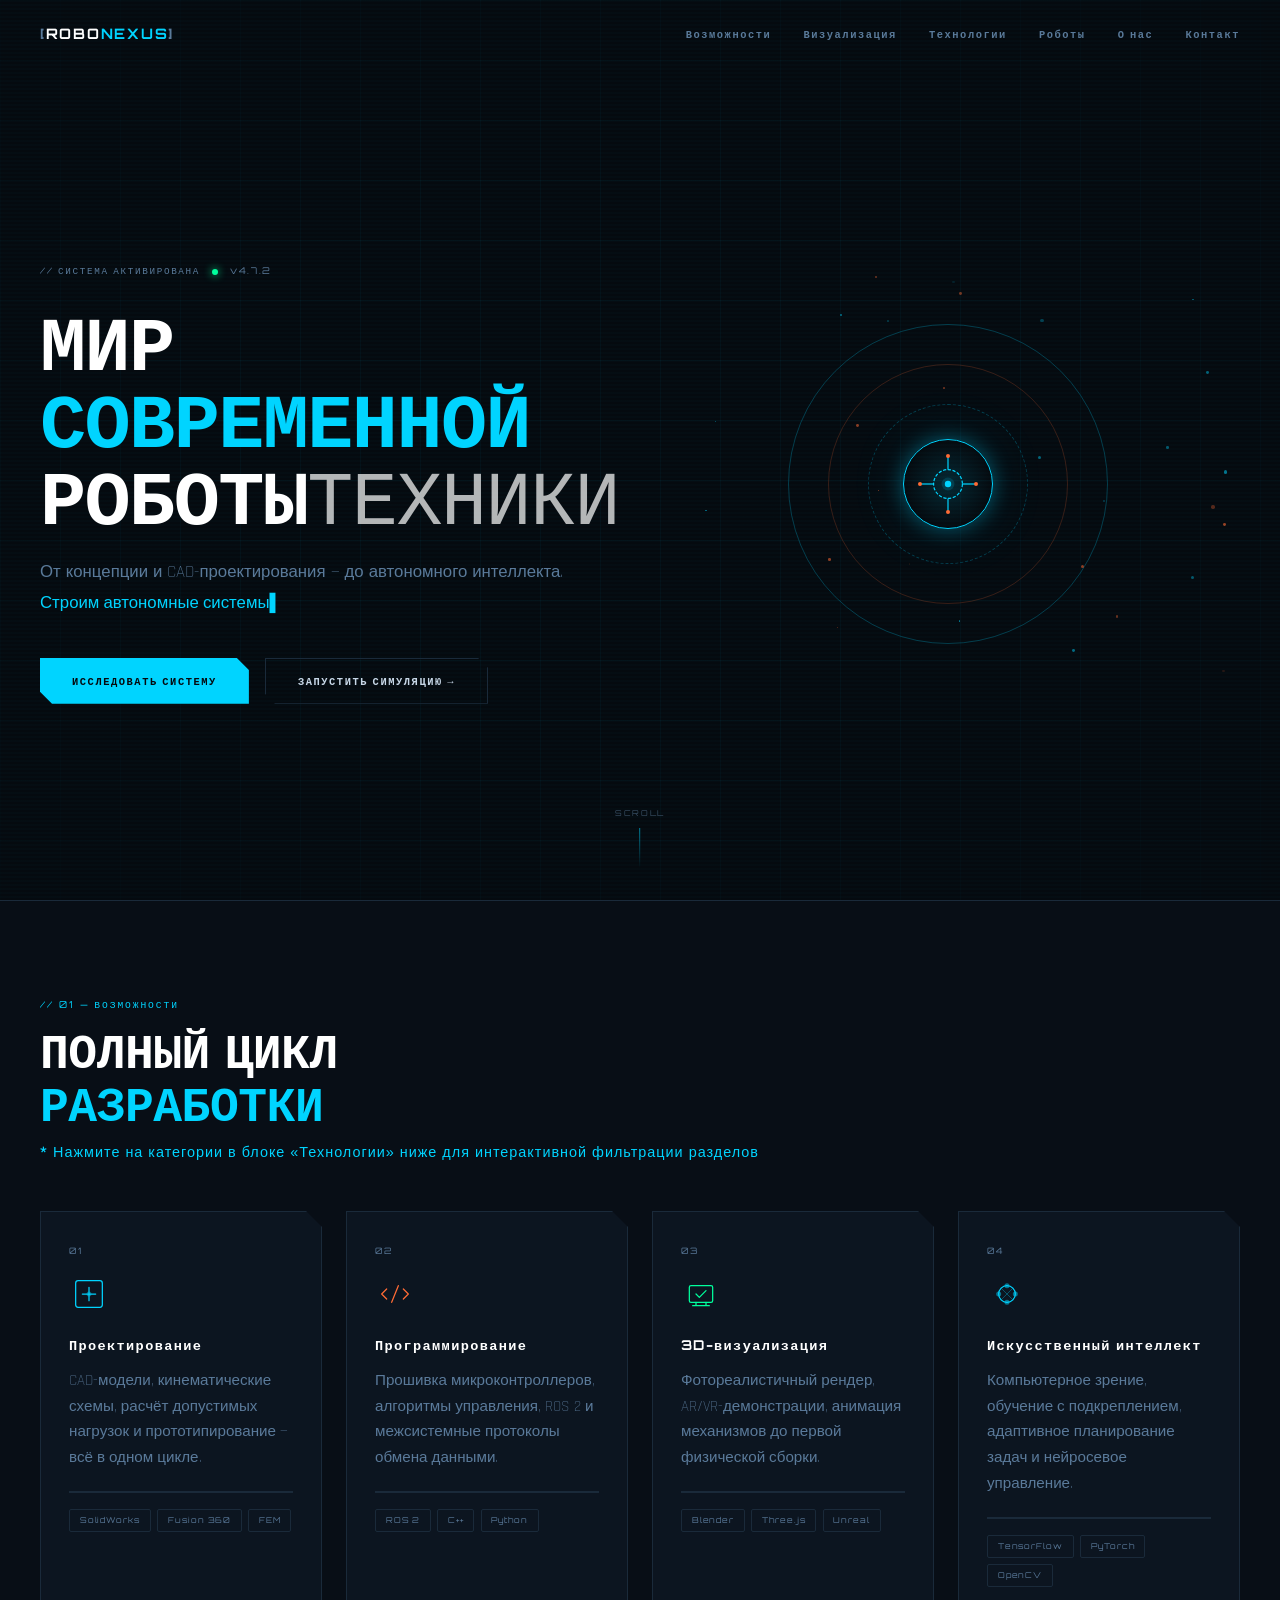
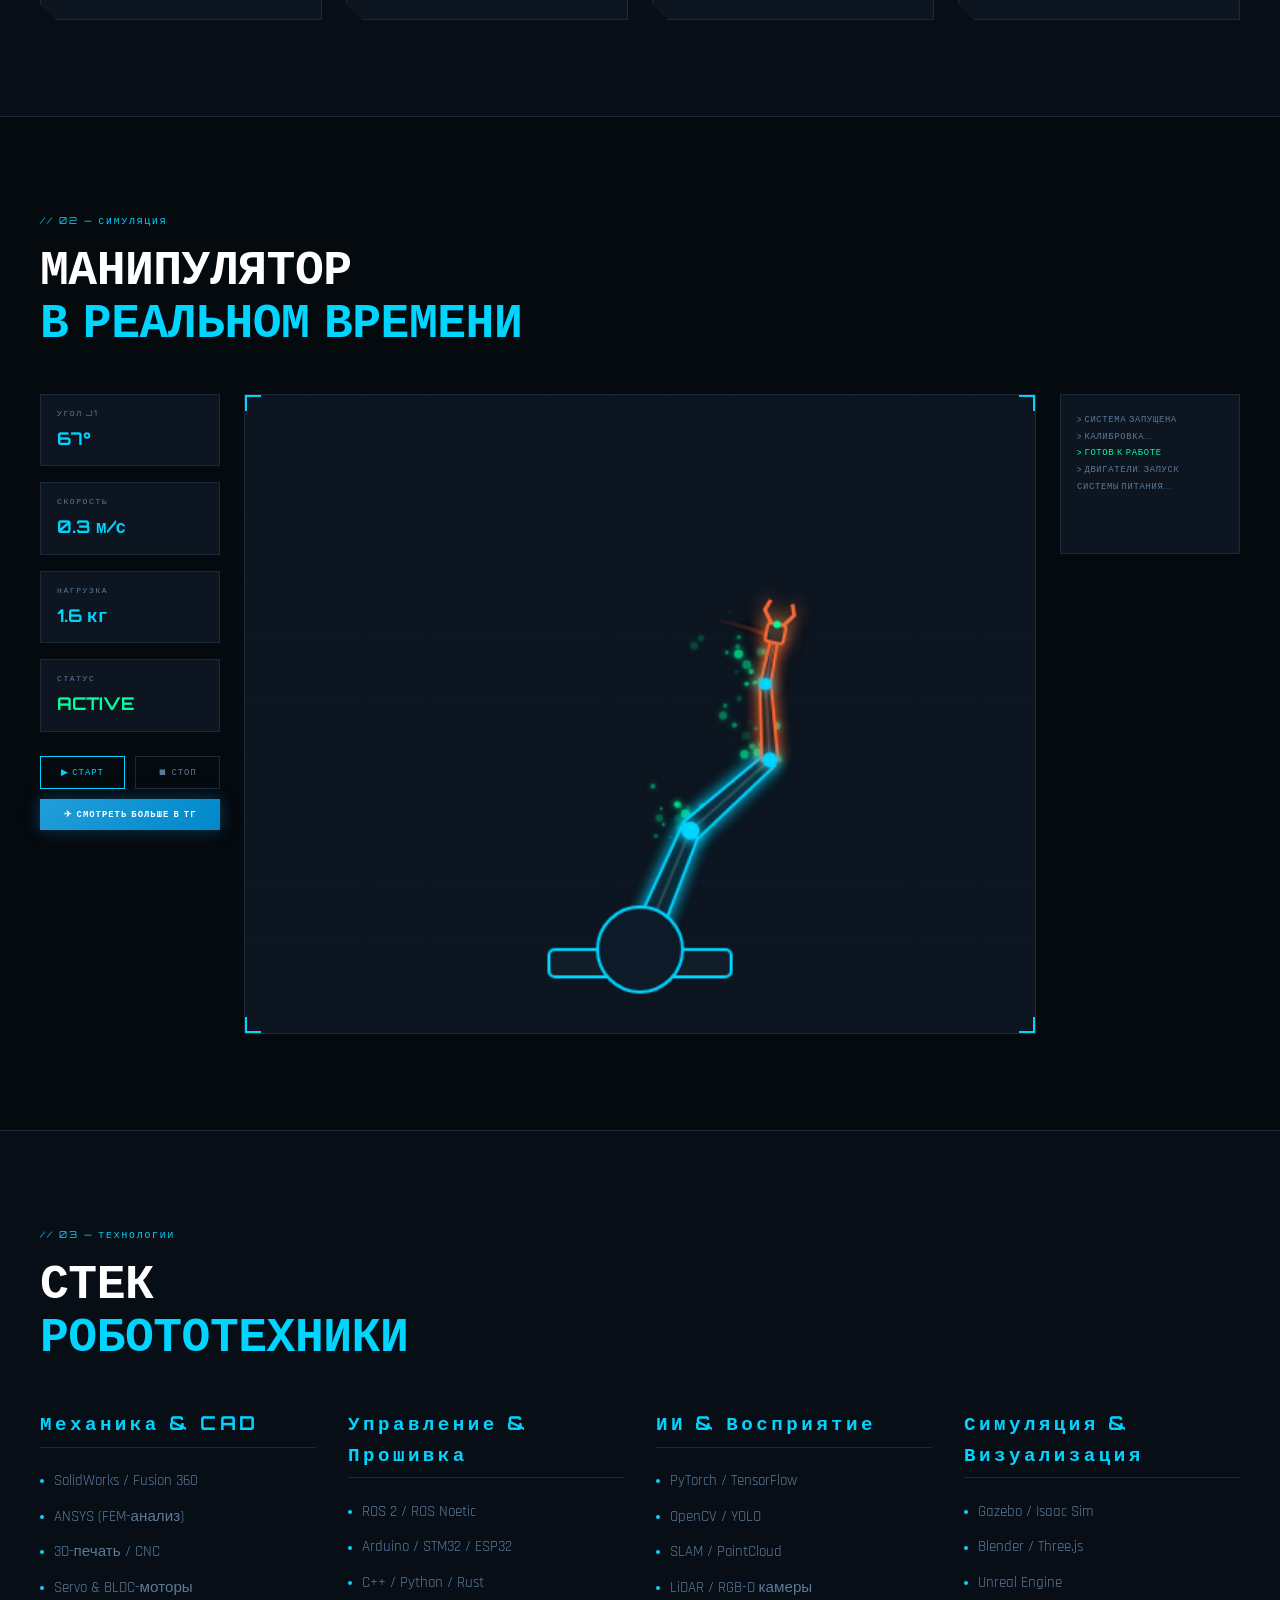
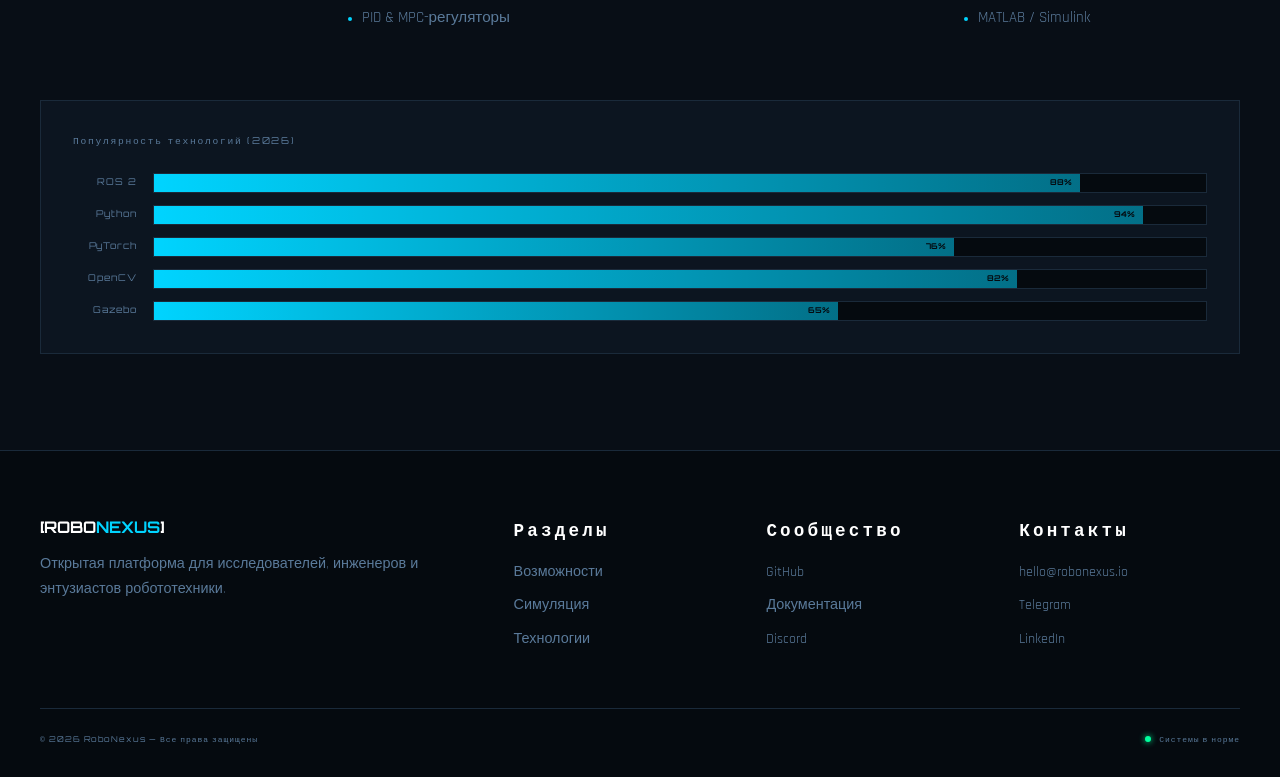
<file: index.html>
<!DOCTYPE html>
<html lang="ru">
<head>
  <meta charset="UTF-8" />
  <meta name="viewport" content="width=device-width, initial-scale=1.0" />
  <title>RoboNexus — Мир современной робототехники</title>
  <meta name="description" content="Открытая платформа робототехники: проектирование, ИИ, симуляция." />
  <link rel="preconnect" href="https://fonts.googleapis.com" />
  <link rel="preconnect" href="https://fonts.gstatic.com" crossorigin />
  <link href="https://fonts.googleapis.com/css2?family=Orbitron:wght@400;500;700;900&family=Rajdhani:wght@300;400;500;600;700&display=swap" rel="stylesheet" />
  <link rel="stylesheet" href="style.css" />
</head>
<body>

  <nav class="nav" id="nav">
    <div class="nav__logo">
      <span class="nav__logo-bracket">[</span>ROBO<span class="nav__logo-accent">NEXUS</span><span class="nav__logo-bracket">]</span>
    </div>
    <ul class="nav__links">
      <li><a href="#features" class="nav__link">Возможности</a></li>
      <li><a href="#viz" class="nav__link">Визуализация</a></li>
      <li><a href="#stack" class="nav__link">Технологии</a></li>
      <li><a href="robots.html" class="nav__link">Роботы</a></li>
      <li><a href="about.html" class="nav__link">О нас</a></li>
      <li><a href="#contact" class="nav__link">Контакт</a></li>
    </ul>
    <button class="nav__burger" id="burger" aria-label="Menu">
      <span></span><span></span><span></span>
    </button>
  </nav>

  <section class="hero" id="home">
    <div class="hero__grid-bg"></div>
    <div class="hero__scanline"></div>

    <div class="hero__content">
      <div class="hero__eyebrow">
        <span class="hero__tag">// СИСТЕМА АКТИВИРОВАНА</span>
        <span class="hero__dot"></span>
        <span class="hero__tag">v4.7.2</span>
      </div>
      <h1 class="hero__title">
        <span class="hero__title-line">МИР</span>
        <span class="hero__title-line hero__title-line--accent">СОВРЕМЕННОЙ</span>
        <span class="hero__title-line">РОБОТЫ<span class="hero__title-thin">ТЕХНИКИ</span></span>
      </h1>
      <p class="hero__sub">
        От концепции и CAD-проектирования — до автономного интеллекта.<br/>
        <span id="typed-text" class="hero__typed"></span><span class="hero__cursor">▌</span>
      </p>
      <div class="hero__actions">
        <a href="#features" class="btn btn--primary">
          <span class="btn__inner">Исследовать систему</span>
          <span class="btn__glow"></span>
        </a>
        <a href="#viz" class="btn btn--ghost">Запустить симуляцию →</a>
      </div>
    </div>

    <div class="hero__visual">
      <div class="hero__ring hero__ring--1"></div>
      <div class="hero__ring hero__ring--2"></div>
      <div class="hero__ring hero__ring--3"></div>
      <div class="hero__core">
        <div class="hero__core-inner">
          <svg class="hero__icon" viewBox="0 0 80 80" fill="none" xmlns="http://www.w3.org/2000/svg">
            <circle cx="40" cy="40" r="18" stroke="var(--c-accent)" stroke-width="1.5" stroke-dasharray="4 2"/>
            <circle cx="40" cy="40" r="8" fill="var(--c-accent)" opacity="0.15"/>
            <circle cx="40" cy="40" r="4" fill="var(--c-accent)"/>
            <line x1="40" y1="5"  x2="40" y2="22" stroke="var(--c-accent)" stroke-width="1.5"/>
            <line x1="40" y1="58" x2="40" y2="75" stroke="var(--c-accent)" stroke-width="1.5"/>
            <line x1="5"  y1="40" x2="22" y2="40" stroke="var(--c-accent)" stroke-width="1.5"/>
            <line x1="58" y1="40" x2="75" y2="40" stroke="var(--c-accent)" stroke-width="1.5"/>
            <circle cx="40" cy="5"  r="2.5" fill="var(--c-accent2)"/>
            <circle cx="40" cy="75" r="2.5" fill="var(--c-accent2)"/>
            <circle cx="5"  cy="40" r="2.5" fill="var(--c-accent2)"/>
            <circle cx="75" cy="40" r="2.5" fill="var(--c-accent2)"/>
          </svg>
        </div>
      </div>
      <div class="hero__particles" id="particles"></div>
    </div>

    <div class="hero__scroll-hint">
      <span>SCROLL</span>
      <div class="hero__scroll-line"></div>
    </div>
  </section>

  <section class="features" id="features">
    <div class="section-header">
      <span class="section-tag">// 01 — ВОЗМОЖНОСТИ</span>
      <h2 class="section-title">Полный цикл<br/><em>разработки</em></h2>
      <p style="color: var(--c-accent); font-size: 0.9rem; margin-top: 10px; font-family: 'Orbitron', sans-serif; letter-spacing: 1px;">
        * Нажмите на категории в блоке «Технологии» ниже для интерактивной фильтрации разделов
      </p>
    </div>
    <div class="features__grid">

      <article class="card card--design" data-tech="mech" tabindex="0">
        <div class="card__num">01</div>
        <div class="card__icon">
          <svg viewBox="0 0 48 48" fill="none"><rect x="8" y="8" width="32" height="32" rx="3" stroke="currentColor" stroke-width="1.5"/><path d="M16 24h16M24 16v16" stroke="currentColor" stroke-width="1.5" stroke-linecap="round"/><circle cx="24" cy="24" r="3" fill="currentColor" opacity=".4"/></svg>
        </div>
        <h3 class="card__title">Проектирование</h3>
        <p class="card__desc">CAD-модели, кинематические схемы, расчёт допустимых нагрузок и прототипирование — всё в одном цикле.</p>
        <div class="card__bar"><span></span></div>
        <ul class="card__tags"><li>SolidWorks</li><li>Fusion 360</li><li>FEM</li></ul>
      </article>

      <article class="card card--code" data-tech="ctrl" tabindex="0">
        <div class="card__num">02</div>
        <div class="card__icon">
          <svg viewBox="0 0 48 48" fill="none"><polyline points="14,18 8,24 14,30" stroke="currentColor" stroke-width="1.5" stroke-linecap="round" stroke-linejoin="round"/><polyline points="34,18 40,24 34,30" stroke="currentColor" stroke-width="1.5" stroke-linecap="round" stroke-linejoin="round"/><line x1="28" y1="14" x2="20" y2="34" stroke="currentColor" stroke-width="1.5" stroke-linecap="round"/></svg>
        </div>
        <h3 class="card__title">Программирование</h3>
        <p class="card__desc">Прошивка микроконтроллеров, алгоритмы управления, ROS 2 и межсистемные протоколы обмена данными.</p>
        <div class="card__bar"><span></span></div>
        <ul class="card__tags"><li>ROS 2</li><li>C++</li><li>Python</li></ul>
      </article>

      <article class="card card--viz" data-tech="sim" tabindex="0">
        <div class="card__num">03</div>
        <div class="card__icon">
          <svg viewBox="0 0 48 48" fill="none"><rect x="10" y="14" width="28" height="20" rx="2" stroke="currentColor" stroke-width="1.5"/><path d="M18 34v4M30 34v4M14 38h20" stroke="currentColor" stroke-width="1.5" stroke-linecap="round"/><path d="M18 24l4 4 8-8" stroke="currentColor" stroke-width="1.5" stroke-linecap="round" stroke-linejoin="round"/></svg>
        </div>
        <h3 class="card__title">3D-визуализация</h3>
        <p class="card__desc">Фотореалистичный рендер, AR/VR-демонстрации, анимация механизмов до первой физической сборки.</p>
        <div class="card__bar"><span></span></div>
        <ul class="card__tags"><li>Blender</li><li>Three.js</li><li>Unreal</li></ul>
      </article>

      <article class="card card--ai" data-tech="ai" tabindex="0">
        <div class="card__num">04</div>
        <div class="card__icon">
          <svg viewBox="0 0 48 48" fill="none"><circle cx="24" cy="24" r="10" stroke="currentColor" stroke-width="1.5"/><circle cx="24" cy="14" r="3" fill="currentColor" opacity=".5"/><circle cx="24" cy="34" r="3" fill="currentColor" opacity=".5"/><circle cx="14" cy="24" r="3" fill="currentColor" opacity=".5"/><circle cx="34" cy="24" r="3" fill="currentColor" opacity=".5"/><path d="M17.5 17.5l13 13M30.5 17.5l-13 13" stroke="currentColor" stroke-width="1" stroke-linecap="round" opacity=".4"/></svg>
        </div>
        <h3 class="card__title">Искусственный интеллект</h3>
        <p class="card__desc">Компьютерное зрение, обучение с подкреплением, адаптивное планирование задач и нейросевое управление.</p>
        <div class="card__bar"><span></span></div>
        <ul class="card__tags"><li>TensorFlow</li><li>PyTorch</li><li>OpenCV</li></ul>
      </article>

    </div>
  </section>

  <section class="viz" id="viz">
    <div class="section-header">
      <span class="section-tag">// 02 — СИМУЛЯЦИЯ</span>
      <h2 class="section-title">Манипулятор<br/><em>в реальном времени</em></h2>
    </div>

    <div class="viz__wrapper" style="position: relative;">
      <div class="viz__panel viz__panel--left">
        <div class="viz__stat" id="stat-angle">
          <span class="viz__stat-label">УГОЛ J1</span>
          <span class="viz__stat-value" id="val-angle">045°</span>
        </div>
        <div class="viz__stat">
          <span class="viz__stat-label">СКОРОСТЬ</span>
          <span class="viz__stat-value" id="val-speed">1.2 м/с</span>
        </div>
        <div class="viz__stat">
          <span class="viz__stat-label">НАГРУЗКА</span>
          <span class="viz__stat-value" id="val-load">3.4 кг</span>
        </div>
        <div class="viz__stat">
          <span class="viz__stat-label">СТАТУС</span>
          <span class="viz__stat-value viz__stat-value--ok" id="val-status">ACTIVE</span>
        </div>
        <div class="viz__controls" style="display: flex; flex-direction: column; gap: 10px;">
          <div style="display: flex; gap: 10px; width: 100%;">
            <button class="viz__btn" id="btn-play" style="flex: 1;">▶ СТАРТ</button>
            <button class="viz__btn viz__btn--ghost" id="btn-stop" style="flex: 1;">⏹ СТОП</button>
          </div>
          <a href="#" id="tg-random-link" target="_blank"><button class="viz__btn" id="btn-tg-order" style="background: linear-gradient(135deg, #229ED9 0%, #0088cc 100%); color: #fff; border: none; font-weight: bold; box-shadow: 0 0 15px rgba(0,136,204,0.4); width: 100%;">
            ✈ СМОТРЕТЬ БОЛЬШЕ В ТГ
          </button></a>
          
        </div>
      </div>

      <div class="viz__scene" id="viz-scene" style="position: relative; overflow: hidden;">
        <canvas id="robotCanvas" width="520" height="420"></canvas>
        <div class="viz__scan-beam" id="scanBeam"></div>
        
        <div id="tg-modal" style="position: absolute; top: 65px; left: 50%; transform: translateX(-50%) scale(0.9); width: 280px; background: rgba(12, 21, 32, 0.95); border: 2px solid var(--c-accent3); box-shadow: 0 0 30px rgba(0, 255, 157, 0.2); padding: 15px; border-radius: 4px; text-align: center; font-family: 'Orbitron', monospace; z-index: 10; opacity: 0; pointer-events: none; transition: opacity 0.6s ease, transform 0.6s ease;">
          <div style="color: var(--c-accent3); font-size: 0.8rem; letter-spacing: 2px; margin-bottom: 5px;">// QUANTUM NET API</div>
          <div style="color: #fff; font-size: 1.1rem; font-weight: bold; letter-spacing: 1px; text-transform: uppercase;">Заявка принята!</div>
          <div style="color: var(--c-accent); font-size: 0.75rem; margin-top: 8px; font-family: sans-serif;">Менеджер свяжется с вами</div>
        </div>

        <div class="viz__corner viz__corner--tl"></div>
        <div class="viz__corner viz__corner--tr"></div>
        <div class="viz__corner viz__corner--bl"></div>
        <div class="viz__corner viz__corner--br"></div>
      </div>

      <div class="viz__panel viz__panel--right">
        <div class="viz__log" id="viz-log">
          <div class="viz__log-entry">&gt; СИСТЕМА ЗАПУЩЕНА</div>
          <div class="viz__log-entry">&gt; КАЛИБРОВКА...</div>
          <div class="viz__log-entry viz__log-entry--ok">&gt; ГОТОВ К РАБОТЕ</div>
        </div>
      </div>
    </div>
  </section>

  <section class="stack" id="stack">
    <div class="section-header">
      <span class="section-tag">// 03 — ТЕХНОЛОГИИ</span>
      <h2 class="section-title">Стек<br/><em>робототехники</em></h2>
    </div>
    <div class="stack__grid">

      <div class="stack__category" data-filter="mech" style="cursor: pointer; transition: transform 0.2s, border-color 0.2s;">
        <h3 class="stack__cat-title" style="font-size: 1.2rem; color: var(--c-accent);">Механика & CAD</h3>
        <ul class="stack__list">
          <li class="stack__item"><span class="stack__dot"></span>SolidWorks / Fusion 360</li>
          <li class="stack__item"><span class="stack__dot"></span>ANSYS (FEM-анализ)</li>
          <li class="stack__item"><span class="stack__dot"></span>3D-печать / CNC</li>
          <li class="stack__item"><span class="stack__dot"></span>Servo & BLDC-моторы</li>
        </ul>
      </div>

      <div class="stack__category" data-filter="ctrl" style="cursor: pointer; transition: transform 0.2s, border-color 0.2s;">
        <h3 class="stack__cat-title" style="font-size: 1.2rem; color: var(--c-accent);">Управление & Прошивка</h3>
        <ul class="stack__list">
          <li class="stack__item"><span class="stack__dot"></span>ROS 2 / ROS Noetic</li>
          <li class="stack__item"><span class="stack__dot"></span>Arduino / STM32 / ESP32</li>
          <li class="stack__item"><span class="stack__dot"></span>C++ / Python / Rust</li>
          <li class="stack__item"><span class="stack__dot"></span>PID & MPC-регуляторы</li>
        </ul>
      </div>

      <div class="stack__category" data-filter="ai" style="cursor: pointer; transition: transform 0.2s, border-color 0.2s;">
        <h3 class="stack__cat-title" style="font-size: 1.2rem; color: var(--c-accent);">ИИ & Восприятие</h3>
        <ul class="stack__list">
          <li class="stack__item"><span class="stack__dot"></span>PyTorch / TensorFlow</li>
          <li class="stack__item"><span class="stack__dot"></span>OpenCV / YOLO</li>
          <li class="stack__item"><span class="stack__dot"></span>SLAM / PointCloud</li>
          <li class="stack__item"><span class="stack__dot"></span>LiDAR / RGB-D камеры</li>
        </ul>
      </div>

      <div class="stack__category" data-filter="sim" style="cursor: pointer; transition: transform 0.2s, border-color 0.2s;">
        <h3 class="stack__cat-title" style="font-size: 1.2rem; color: var(--c-accent);">Симуляция & Визуализация</h3>
        <ul class="stack__list">
          <li class="stack__item"><span class="stack__dot"></span>Gazebo / Isaac Sim</li>
          <li class="stack__item"><span class="stack__dot"></span>Blender / Three.js</li>
          <li class="stack__item"><span class="stack__dot"></span>Unreal Engine</li>
          <li class="stack__item"><span class="stack__dot"></span>MATLAB / Simulink</li>
        </ul>
      </div>

    </div>

    <div class="stack__bar-chart">
      <div class="stack__chart-title">Популярность технологий (2026)</div>
      <div class="stack__bars">
        <div class="stack__bar-row"><span class="stack__bar-label">ROS 2</span><div class="stack__bar-track"><div class="stack__bar-fill" style="--w:88%">88%</div></div></div>
        <div class="stack__bar-row"><span class="stack__bar-label">Python</span><div class="stack__bar-track"><div class="stack__bar-fill" style="--w:94%">94%</div></div></div>
        <div class="stack__bar-row"><span class="stack__bar-label">PyTorch</span><div class="stack__bar-track"><div class="stack__bar-fill" style="--w:76%">76%</div></div></div>
        <div class="stack__bar-row"><span class="stack__bar-label">OpenCV</span><div class="stack__bar-track"><div class="stack__bar-fill" style="--w:82%">82%</div></div></div>
        <div class="stack__bar-row"><span class="stack__bar-label">Gazebo</span><div class="stack__bar-track"><div class="stack__bar-fill" style="--w:65%">65%</div></div></div>
      </div>
    </div>
  </section>

  <footer class="footer" id="contact">
    <div class="footer__grid">
      <div class="footer__brand">
        <div class="footer__logo">[ROBO<span>NEXUS</span>]</div>
        <p class="footer__desc">Открытая платформа для исследователей, инженеров и энтузиастов робототехники.</p>
      </div>
      <div class="footer__col">
        <h3 class="footer__col-title" style="font-size: 1.1rem; font-weight: 600; margin-bottom: 1rem; color: #fff;">Разделы</h3>
        <ul class="footer__links">
          <li><a href="#features">Возможности</a></li>
          <li><a href="#viz">Симуляция</a></li>
          <li><a href="#stack">Технологии</a></li>
        </ul>
      </div>
      <div class="footer__col">
        <h3 class="footer__col-title" style="font-size: 1.1rem; font-weight: 600; margin-bottom: 1rem; color: #fff;">Сообщество</h3>
        <ul class="footer__links">
          <li><a href="https://github.com" target="_blank" rel="noopener noreferrer">GitHub</a></li>
          <li><a href="#home">Документация</a></li>
          <li><a href="https://discord.com" target="_blank" rel="noopener noreferrer">Discord</a></li>
        </ul>
      </div>
      <div class="footer__col">
        <h3 class="footer__col-title" style="font-size: 1.1rem; font-weight: 600; margin-bottom: 1rem; color: #fff;">Контакты</h3>
        <ul class="footer__links">
          <li><a href="mailto:hello@robonexus.io">hello@robonexus.io</a></li>
         <li><a href="#" id="tg-random-link" target="_blank">Telegram</a></li>
          <li><a href="https://linkedin.com" target="_blank" rel="noopener noreferrer">LinkedIn</a></li>
        </ul>
      </div>
    </div>
    <div class="footer__bottom">
      <span>© 2026 RoboNexus — Все права защищены</span>
      <span class="footer__status"><span class="footer__status-dot"></span>Системы в норме</span>
    </div>
  </footer>

  <script src="script.js"></script>
</body>
</html>
</file>
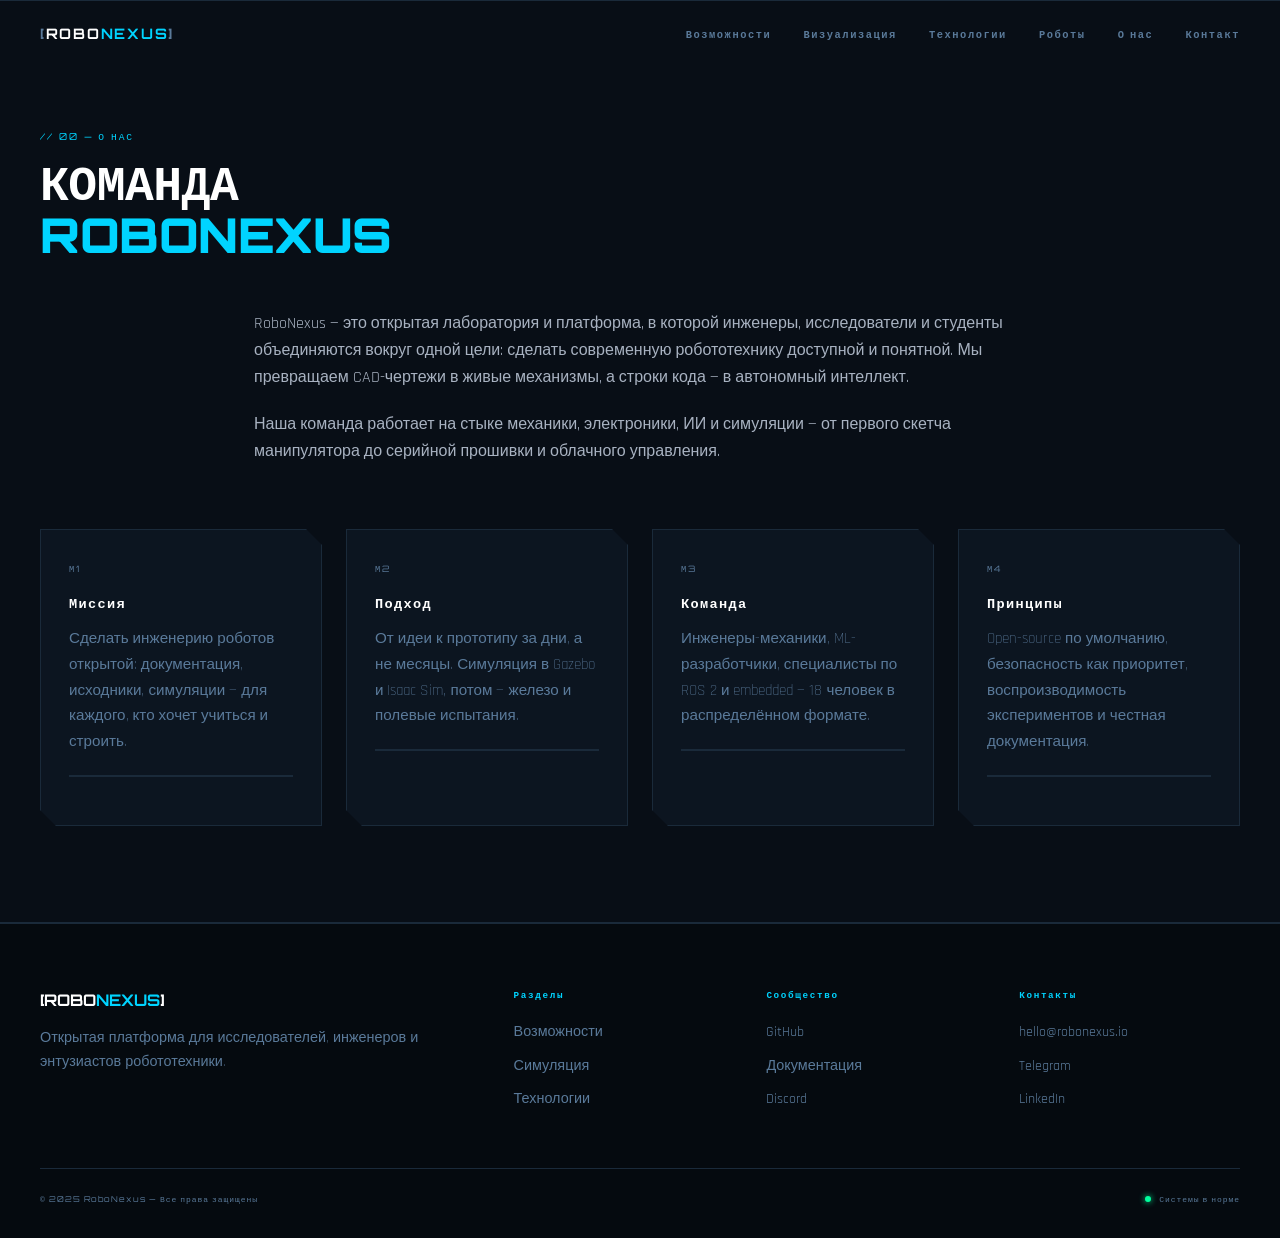
<file: about.html>
<!DOCTYPE html>
<html lang="ru">
<head>
<meta charset="UTF-8" />
<meta name="viewport" content="width=device-width, initial-scale=1.0" />
<title>О нас — RoboNexus</title>
<meta name="description" content="Кто мы и почему делаем RoboNexus — миссия, команда и принципы." />
<link rel="preconnect" href="https://fonts.googleapis.com" />
<link rel="preconnect" href="https://fonts.gstatic.com" crossorigin />
<link href="https://fonts.googleapis.com/css2?family=Orbitron:wght@400;500;700;900&family=Rajdhani:wght@300;400;500;600;700&display=swap" rel="stylesheet" />
<link rel="stylesheet" href="style.css" />
</head>
<body>

<nav class="nav" id="nav">
    <div class="nav__logo">
      <span class="nav__logo-bracket">[</span>ROBO<span class="nav__logo-accent">NEXUS</span><span class="nav__logo-bracket">]</span>
    </div>
    <ul class="nav__links">
      <li><a href="index.html#features" class="nav__link">Возможности</a></li>
      <li><a href="index.html#viz" class="nav__link">Визуализация</a></li>
      <li><a href="index.html#stack" class="nav__link">Технологии</a></li>
      <li><a href="robots.html" class="nav__link">Роботы</a></li>
      <li><a href="about.html" class="nav__link">О нас</a></li>
      <li><a href="index.html#contact" class="nav__link">Контакт</a></li>
    </ul>
    <button class="nav__burger" id="burger" aria-label="Меню">
      <span></span><span></span><span></span>
    </button>
  </nav>
<section class="features" style="padding-top:8rem;">
  <div class="section-header">
    <span class="section-tag">// 00 — О НАС</span>
    <h1 class="section-title">Команда<br/><em>RoboNexus</em></h1>
  </div>
  <div style="max-width:820px;margin:0 auto 4rem;padding:0 1.5rem;line-height:1.7;color:#a8b2c1;">
    <p>RoboNexus — это открытая лаборатория и платформа, в которой инженеры, исследователи и студенты объединяются вокруг одной цели: сделать современную робототехнику доступной и понятной. Мы превращаем CAD-чертежи в живые механизмы, а строки кода — в автономный интеллект.</p>
    <p style="margin-top:1.2rem;">Наша команда работает на стыке механики, электроники, ИИ и симуляции — от первого скетча манипулятора до серийной прошивки и облачного управления.</p>
  </div>
  <div class="features__grid">
    <article class="card">
      <div class="card__num">М1</div>
      <h3 class="card__title">Миссия</h3>
      <p class="card__desc">Сделать инженерию роботов открытой: документация, исходники, симуляции — для каждого, кто хочет учиться и строить.</p>
      <div class="card__bar"><span></span></div>
    </article>
    <article class="card">
      <div class="card__num">М2</div>
      <h3 class="card__title">Подход</h3>
      <p class="card__desc">От идеи к прототипу за дни, а не месяцы. Симуляция в Gazebo и Isaac Sim, потом — железо и полевые испытания.</p>
      <div class="card__bar"><span></span></div>
    </article>
    <article class="card">
      <div class="card__num">М3</div>
      <h3 class="card__title">Команда</h3>
      <p class="card__desc">Инженеры-механики, ML-разработчики, специалисты по ROS 2 и embedded — 18 человек в распределённом формате.</p>
      <div class="card__bar"><span></span></div>
    </article>
    <article class="card">
      <div class="card__num">М4</div>
      <h3 class="card__title">Принципы</h3>
      <p class="card__desc">Open-source по умолчанию, безопасность как приоритет, воспроизводимость экспериментов и честная документация.</p>
      <div class="card__bar"><span></span></div>
    </article>
  </div>
</section>
<footer class="footer" id="contact">
    <div class="footer__grid">
      <div class="footer__brand">
        <div class="footer__logo">[ROBO<span>NEXUS</span>]</div>
        <p class="footer__desc">Открытая платформа для исследователей, инженеров и энтузиастов робототехники.</p>
      </div>
      <div class="footer__col">
        <h5 class="footer__col-title">Разделы</h5>
        <ul class="footer__links">
          <li><a href="index.html#features">Возможности</a></li>
          <li><a href="index.html#viz">Симуляция</a></li>
          <li><a href="index.html#stack">Технологии</a></li>
        </ul>
      </div>
      <div class="footer__col">
        <h5 class="footer__col-title">Сообщество</h5>
        <ul class="footer__links">
          <li><a href="#">GitHub</a></li>
          <li><a href="#">Документация</a></li>
          <li><a href="#">Discord</a></li>
        </ul>
      </div>
      <div class="footer__col">
        <h5 class="footer__col-title">Контакты</h5>
        <ul class="footer__links">
          <li><a href="mailto:hello@robonexus.io">hello@robonexus.io</a></li>
          <li><a href="#">Telegram</a></li>
          <li><a href="#">LinkedIn</a></li>
        </ul>
      </div>
    </div>
    <div class="footer__bottom">
      <span>© 2025 RoboNexus — Все права защищены</span>
      <span class="footer__status"><span class="footer__status-dot"></span>Системы в норме</span>
    </div>
  </footer>

<script src="script.js"></script>
</body>
</html>
</file>
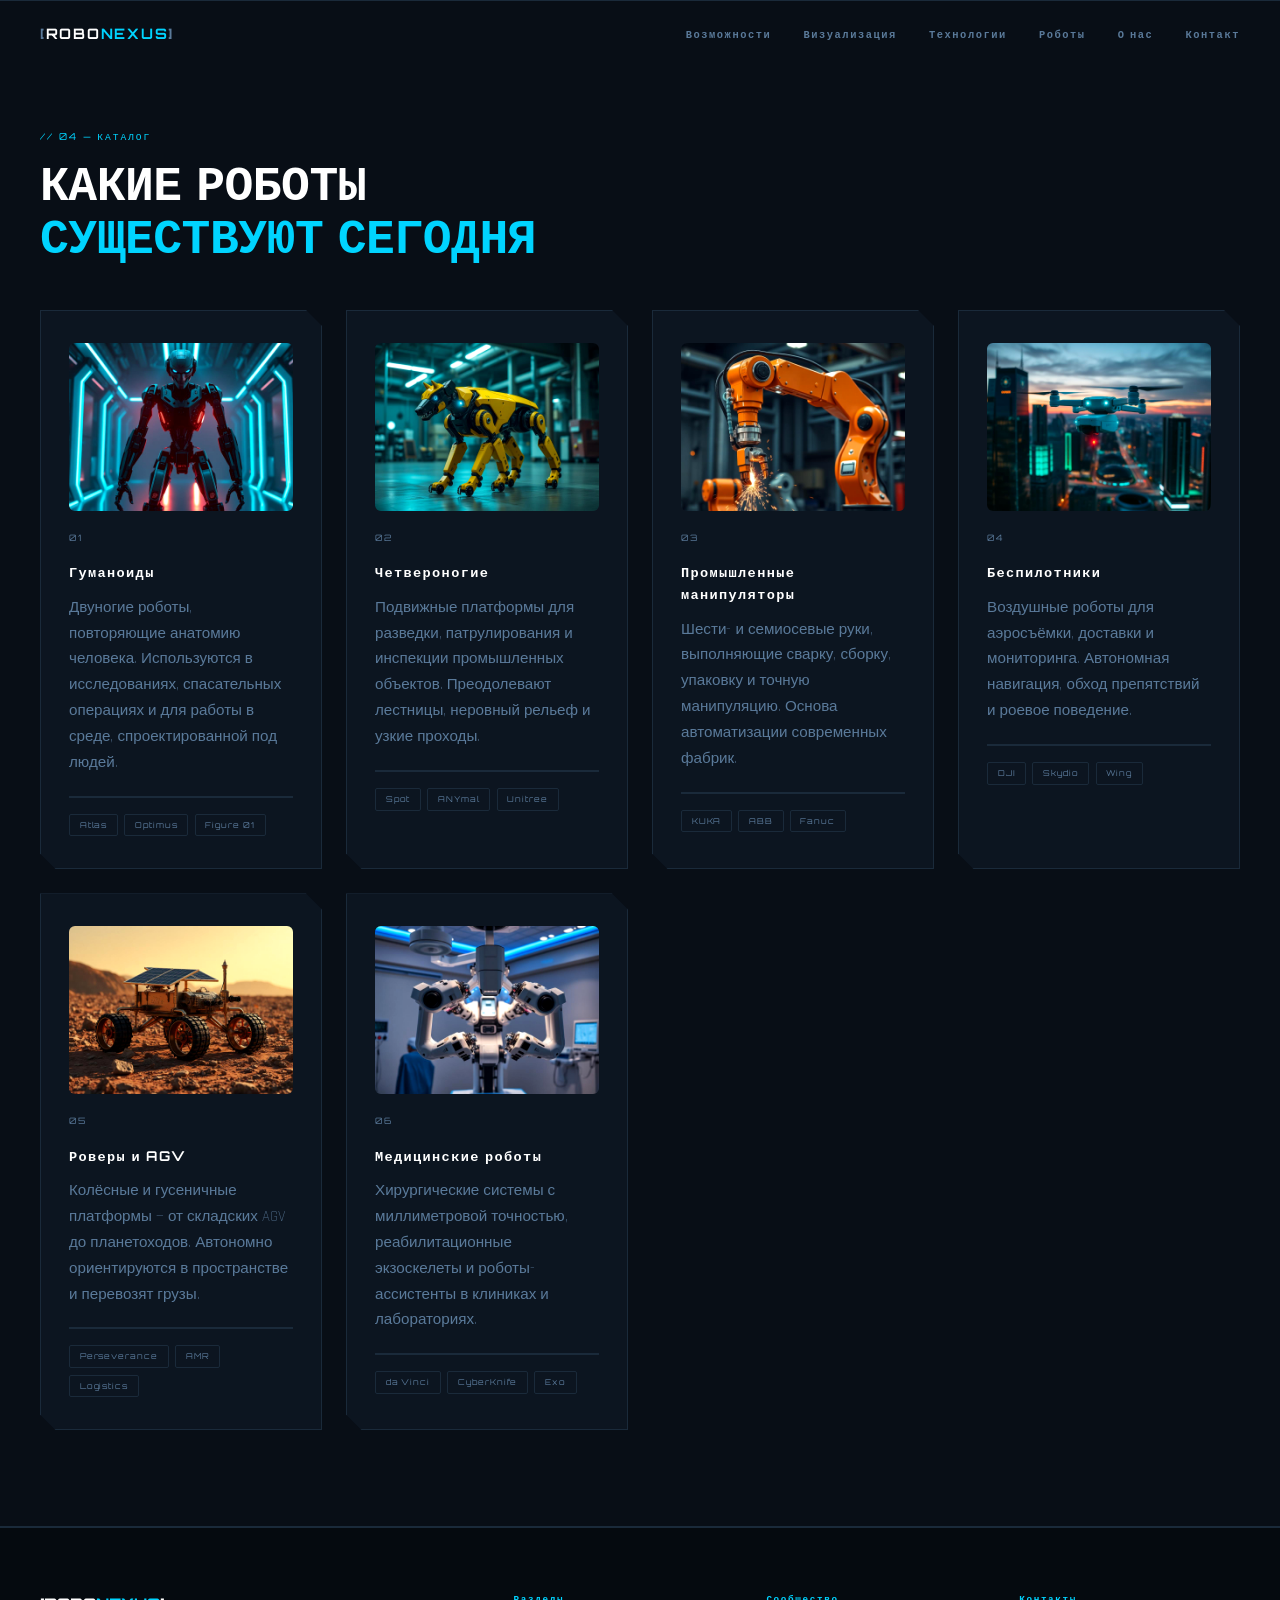
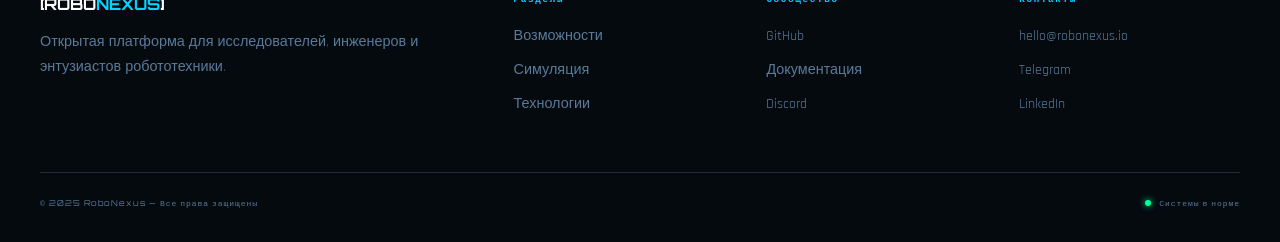
<file: robots.html>
<!DOCTYPE html>
<html lang="ru">
<head>
<meta charset="UTF-8" />
<meta name="viewport" content="width=device-width, initial-scale=1.0" />
<title>Виды роботов — RoboNexus</title>
<meta name="description" content="Какие роботы существуют сегодня: гуманоиды, квадропеды, манипуляторы, дроны, роверы и медицинские системы." />
<link rel="preconnect" href="https://fonts.googleapis.com" />
<link rel="preconnect" href="https://fonts.gstatic.com" crossorigin />
<link href="https://fonts.googleapis.com/css2?family=Orbitron:wght@400;500;700;900&family=Rajdhani:wght@300;400;500;600;700&display=swap" rel="stylesheet" />
<link rel="stylesheet" href="style.css" />
</head>
<body>

<nav class="nav" id="nav">
    <div class="nav__logo">
      <span class="nav__logo-bracket">[</span>ROBO<span class="nav__logo-accent">NEXUS</span><span class="nav__logo-bracket">]</span>
    </div>
    <ul class="nav__links">
      <li><a href="index.html#features" class="nav__link">Возможности</a></li>
      <li><a href="index.html#viz" class="nav__link">Визуализация</a></li>
      <li><a href="index.html#stack" class="nav__link">Технологии</a></li>
      <li><a href="robots.html" class="nav__link">Роботы</a></li>
      <li><a href="about.html" class="nav__link">О нас</a></li>
      <li><a href="index.html#contact" class="nav__link">Контакт</a></li>
    </ul>
    <button class="nav__burger" id="burger" aria-label="Меню">
      <span></span><span></span><span></span>
    </button>
  </nav>
<section class="features" style="padding-top:8rem;">
  <div class="section-header">
    <span class="section-tag">// 04 — КАТАЛОГ</span>
    <h1 class="section-title">Какие роботы<br/><em>существуют сегодня</em></h1>
  </div>
  <div class="features__grid">
    <article class="card" tabindex="0">
      <div style="position:relative;margin-bottom:1.25rem;border-radius:6px;overflow:hidden;aspect-ratio:4/3;background:rgba(255,255,255,0.03);">
        <img src="assets/robot-humanoid.jpg" alt="Гуманоиды" loading="lazy" style="width:100%;height:100%;object-fit:cover;display:block;filter:saturate(1.05) contrast(1.05);" />
      </div>
      <div class="card__num">01</div>
      <h3 class="card__title">Гуманоиды</h3>
      <p class="card__desc">Двуногие роботы, повторяющие анатомию человека. Используются в исследованиях, спасательных операциях и для работы в среде, спроектированной под людей.</p>
      <div class="card__bar"><span></span></div>
      <ul class="card__tags"><li>Atlas</li><li>Optimus</li><li>Figure 01</li></ul>
    </article>
    <article class="card" tabindex="0">
      <div style="position:relative;margin-bottom:1.25rem;border-radius:6px;overflow:hidden;aspect-ratio:4/3;background:rgba(255,255,255,0.03);">
        <img src="assets/robot-quadruped.jpg" alt="Четвероногие" loading="lazy" style="width:100%;height:100%;object-fit:cover;display:block;filter:saturate(1.05) contrast(1.05);" />
      </div>
      <div class="card__num">02</div>
      <h3 class="card__title">Четвероногие</h3>
      <p class="card__desc">Подвижные платформы для разведки, патрулирования и инспекции промышленных объектов. Преодолевают лестницы, неровный рельеф и узкие проходы.</p>
      <div class="card__bar"><span></span></div>
      <ul class="card__tags"><li>Spot</li><li>ANYmal</li><li>Unitree</li></ul>
    </article>
    <article class="card" tabindex="0">
      <div style="position:relative;margin-bottom:1.25rem;border-radius:6px;overflow:hidden;aspect-ratio:4/3;background:rgba(255,255,255,0.03);">
        <img src="assets/robot-arm.jpg" alt="Промышленные манипуляторы" loading="lazy" style="width:100%;height:100%;object-fit:cover;display:block;filter:saturate(1.05) contrast(1.05);" />
      </div>
      <div class="card__num">03</div>
      <h3 class="card__title">Промышленные манипуляторы</h3>
      <p class="card__desc">Шести- и семиосевые руки, выполняющие сварку, сборку, упаковку и точную манипуляцию. Основа автоматизации современных фабрик.</p>
      <div class="card__bar"><span></span></div>
      <ul class="card__tags"><li>KUKA</li><li>ABB</li><li>Fanuc</li></ul>
    </article>
    <article class="card" tabindex="0">
      <div style="position:relative;margin-bottom:1.25rem;border-radius:6px;overflow:hidden;aspect-ratio:4/3;background:rgba(255,255,255,0.03);">
        <img src="assets/robot-drone.jpg" alt="Беспилотники" loading="lazy" style="width:100%;height:100%;object-fit:cover;display:block;filter:saturate(1.05) contrast(1.05);" />
      </div>
      <div class="card__num">04</div>
      <h3 class="card__title">Беспилотники</h3>
      <p class="card__desc">Воздушные роботы для аэросъёмки, доставки и мониторинга. Автономная навигация, обход препятствий и роевое поведение.</p>
      <div class="card__bar"><span></span></div>
      <ul class="card__tags"><li>DJI</li><li>Skydio</li><li>Wing</li></ul>
    </article>
    <article class="card" tabindex="0">
      <div style="position:relative;margin-bottom:1.25rem;border-radius:6px;overflow:hidden;aspect-ratio:4/3;background:rgba(255,255,255,0.03);">
        <img src="assets/robot-rover.jpg" alt="Роверы и AGV" loading="lazy" style="width:100%;height:100%;object-fit:cover;display:block;filter:saturate(1.05) contrast(1.05);" />
      </div>
      <div class="card__num">05</div>
      <h3 class="card__title">Роверы и AGV</h3>
      <p class="card__desc">Колёсные и гусеничные платформы — от складских AGV до планетоходов. Автономно ориентируются в пространстве и перевозят грузы.</p>
      <div class="card__bar"><span></span></div>
      <ul class="card__tags"><li>Perseverance</li><li>AMR</li><li>Logistics</li></ul>
    </article>
    <article class="card" tabindex="0">
      <div style="position:relative;margin-bottom:1.25rem;border-radius:6px;overflow:hidden;aspect-ratio:4/3;background:rgba(255,255,255,0.03);">
        <img src="assets/robot-medical.jpg" alt="Медицинские роботы" loading="lazy" style="width:100%;height:100%;object-fit:cover;display:block;filter:saturate(1.05) contrast(1.05);" />
      </div>
      <div class="card__num">06</div>
      <h3 class="card__title">Медицинские роботы</h3>
      <p class="card__desc">Хирургические системы с миллиметровой точностью, реабилитационные экзоскелеты и роботы-ассистенты в клиниках и лабораториях.</p>
      <div class="card__bar"><span></span></div>
      <ul class="card__tags"><li>da Vinci</li><li>CyberKnife</li><li>Exo</li></ul>
    </article>
  </div>
</section>
<footer class="footer" id="contact">
    <div class="footer__grid">
      <div class="footer__brand">
        <div class="footer__logo">[ROBO<span>NEXUS</span>]</div>
        <p class="footer__desc">Открытая платформа для исследователей, инженеров и энтузиастов робототехники.</p>
      </div>
      <div class="footer__col">
        <h5 class="footer__col-title">Разделы</h5>
        <ul class="footer__links">
          <li><a href="index.html#features">Возможности</a></li>
          <li><a href="index.html#viz">Симуляция</a></li>
          <li><a href="index.html#stack">Технологии</a></li>
        </ul>
      </div>
      <div class="footer__col">
        <h5 class="footer__col-title">Сообщество</h5>
        <ul class="footer__links">
          <li><a href="#">GitHub</a></li>
          <li><a href="#">Документация</a></li>
          <li><a href="#">Discord</a></li>
        </ul>
      </div>
      <div class="footer__col">
        <h5 class="footer__col-title">Контакты</h5>
        <ul class="footer__links">
          <li><a href="mailto:hello@robonexus.io">hello@robonexus.io</a></li>
          <li><a href="#" id="tg-random-link" target="_blank">Telegram</a></li>
          <li><a href="#">LinkedIn</a></li>
        </ul>
      </div>
    </div>
    <div class="footer__bottom">
      <span>© 2025 RoboNexus — Все права защищены</span>
      <span class="footer__status"><span class="footer__status-dot"></span>Системы в норме</span>
    </div>
  </footer>

<script src="script.js"></script>
</body>
</html>
</file>
<file: style.css>
/* ═══════════════════════════════════════════════
   ROBONEXUS — STYLE.CSS
   Dark High-Tech / Industrial Futurism
═══════════════════════════════════════════════ */

/* ── TOKENS ── */
:root {
  --c-bg:       #050a0f;
  --c-bg2:      #080e16;
  --c-surface:  #0c1520;
  --c-border:   #1a2a3a;
  --c-accent:   #00d4ff;
  --c-accent2:  #ff6b35;
  --c-accent3:  #00ff9d;
  --c-text:     #c8d8e8;
  --c-text-dim: #5a7a9a;
  --c-text-inv: #050a0f;
  --f-head:     'Orbitron', monospace;
  --f-body:     'Rajdhani', sans-serif;
  --nav-h:      68px;
  --r:          4px;
  --glow-a:     0 0 20px rgba(0,212,255,.35), 0 0 60px rgba(0,212,255,.12);
  --glow-b:     0 0 20px rgba(255,107,53,.35), 0 0 60px rgba(255,107,53,.12);
}

/* ── RESET & BASE ── */
*, *::before, *::after { box-sizing: border-box; margin: 0; padding: 0; }
html { scroll-behavior: smooth; font-size: 16px; }
body {
  background: var(--c-bg);
  color: var(--c-text);
  font-family: var(--f-body);
  font-weight: 400;
  line-height: 1.6;
  overflow-x: hidden;
}
img, svg { display: block; }
a { color: inherit; text-decoration: none; }
ul { list-style: none; }
canvas { display: block; }

/* Scrollbar */
::-webkit-scrollbar { width: 5px; }
::-webkit-scrollbar-track { background: var(--c-bg); }
::-webkit-scrollbar-thumb { background: var(--c-accent); border-radius: 2px; }

/* ═══════════════════════════════════════════════
   NAV
═══════════════════════════════════════════════ */
.nav {
  position: fixed; top: 0; left: 0; right: 0;
  z-index: 100;
  height: var(--nav-h);
  display: flex; align-items: center; justify-content: space-between;
  padding: 0 2.5rem;
  border-bottom: 1px solid transparent;
  transition: background .35s, border-color .35s;
}
.nav.scrolled {
  background: rgba(5,10,15,.92);
  backdrop-filter: blur(12px);
  border-color: var(--c-border);
}
.nav__logo {
  font-family: var(--f-head);
  font-size: .9rem;
  font-weight: 700;
  letter-spacing: .12em;
  color: #fff;
}
.nav__logo-bracket { color: var(--c-text-dim); }
.nav__logo-accent  { color: var(--c-accent); }
.nav__links {
  display: flex; gap: 2rem;
}
.nav__link {
  font-family: var(--f-head);
  font-size: .65rem;
  font-weight: 600;
  letter-spacing: .15em;
  color: var(--c-text-dim);
  transition: color .2s;
  position: relative;
}
.nav__link::after {
  content: '';
  position: absolute; bottom: -4px; left: 0; right: 0;
  height: 1px; background: var(--c-accent);
  transform: scaleX(0); transform-origin: left;
  transition: transform .25s;
}
.nav__link:hover { color: var(--c-accent); }
.nav__link:hover::after { transform: scaleX(1); }

.nav__burger {
  display: none;
  flex-direction: column; gap: 5px;
  background: none; border: none; cursor: pointer; padding: 4px;
}
.nav__burger span {
  display: block; width: 22px; height: 1.5px;
  background: var(--c-accent);
  transition: transform .3s, opacity .3s;
}

@media (max-width: 720px) {
  .nav__links {
    position: fixed; top: var(--nav-h); left: 0; right: 0;
    flex-direction: column; align-items: center; gap: 0;
    background: rgba(5,10,15,.97);
    border-bottom: 1px solid var(--c-border);
    max-height: 0; overflow: hidden;
    transition: max-height .4s ease;
  }
  .nav__links.open { max-height: 300px; }
  .nav__link { padding: 1rem 0; font-size: .75rem; }
  .nav__burger { display: flex; }
}

/* ═══════════════════════════════════════════════
   SHARED SECTION HELPERS
═══════════════════════════════════════════════ */
.section-tag {
  display: block;
  font-family: var(--f-head);
  font-size: .6rem;
  letter-spacing: .2em;
  color: var(--c-accent);
  margin-bottom: .75rem;
}
.section-title {
  font-family: var(--f-head);
  font-size: clamp(1.8rem, 4vw, 3rem);
  font-weight: 900;
  line-height: 1.1;
  color: #fff;
  text-transform: uppercase;
  letter-spacing: -.01em;
}
.section-title em {
  font-style: normal;
  color: var(--c-accent);
}
.section-header { margin-bottom: 3rem; }

/* ═══════════════════════════════════════════════
   HERO
═══════════════════════════════════════════════ */
.hero {
  position: relative;
  min-height: 100vh;
  display: grid;
  grid-template-columns: 1fr 1fr;
  align-items: center;
  padding: calc(var(--nav-h) + 2rem) 2.5rem 2rem;
  overflow: hidden;
  gap: 2rem;
}

/* Grid background */
.hero__grid-bg {
  position: absolute; inset: 0;
  background-image:
    linear-gradient(rgba(0,212,255,.04) 1px, transparent 1px),
    linear-gradient(90deg, rgba(0,212,255,.04) 1px, transparent 1px);
  background-size: 60px 60px;
  mask-image: radial-gradient(ellipse 80% 80% at 50% 50%, black 40%, transparent 100%);
}
.hero__scanline {
  position: absolute; inset: 0; pointer-events: none;
  background: repeating-linear-gradient(
    0deg, transparent, transparent 2px, rgba(0,212,255,.015) 2px, rgba(0,212,255,.015) 4px
  );
}

.hero__content { position: relative; z-index: 2; }

.hero__eyebrow {
  display: flex; align-items: center; gap: .75rem;
  margin-bottom: 1.5rem;
}
.hero__tag {
  font-family: var(--f-head);
  font-size: .58rem;
  letter-spacing: .18em;
  color: var(--c-text-dim);
}
.hero__dot {
  width: 6px; height: 6px; border-radius: 50%;
  background: var(--c-accent3);
  box-shadow: 0 0 8px var(--c-accent3);
  animation: blink 1.4s ease-in-out infinite;
}
@keyframes blink { 0%,100%{opacity:1} 50%{opacity:.2} }

.hero__title {
  font-family: var(--f-head);
  font-weight: 900;
  font-size: clamp(2.4rem, 6vw, 5rem);
  line-height: 1.0;
  letter-spacing: -.02em;
  color: #fff;
  text-transform: uppercase;
  margin-bottom: 1.5rem;
}
.hero__title-line { display: block; }
.hero__title-line--accent { color: var(--c-accent); }
.hero__title-thin { font-weight: 400; opacity: .7; }

.hero__sub {
  font-size: 1.05rem;
  color: var(--c-text-dim);
  margin-bottom: 2.5rem;
  line-height: 1.8;
  font-weight: 300;
  min-height: 3.6rem;
}
.hero__typed { color: var(--c-accent); font-weight: 500; }
.hero__cursor {
  color: var(--c-accent);
  animation: blink .7s step-end infinite;
}

.hero__actions { display: flex; flex-wrap: wrap; gap: 1rem; }

/* Buttons */
.btn {
  position: relative;
  display: inline-flex; align-items: center;
  padding: .85rem 2rem;
  font-family: var(--f-head);
  font-size: .65rem;
  font-weight: 700;
  letter-spacing: .15em;
  text-transform: uppercase;
  border: none; cursor: pointer;
  overflow: hidden;
  transition: color .25s, box-shadow .25s;
}
.btn--primary {
  background: var(--c-accent);
  color: var(--c-text-inv);
  clip-path: polygon(0 0, calc(100% - 12px) 0, 100% 12px, 100% 100%, 12px 100%, 0 calc(100% - 12px));
}
.btn--primary:hover { box-shadow: var(--glow-a); }
.btn--primary:hover .btn__glow { opacity: 1; }
.btn__glow {
  position: absolute; inset: 0;
  background: rgba(255,255,255,.15);
  opacity: 0; transition: opacity .25s;
}
.btn__inner { position: relative; z-index: 1; }

.btn--ghost {
  background: transparent;
  color: var(--c-text);
  border: 1px solid var(--c-border);
  clip-path: polygon(0 0, calc(100% - 10px) 0, 100% 10px, 100% 100%, 10px 100%, 0 calc(100% - 10px));
}
.btn--ghost:hover { border-color: var(--c-accent); color: var(--c-accent); }

/* Hero visual / rings */
.hero__visual {
  position: relative;
  display: flex; align-items: center; justify-content: center;
  height: 420px;
}
.hero__ring {
  position: absolute; border-radius: 50%;
  border: 1px solid rgba(0,212,255,.25);
}
.hero__ring--1 { width: 320px; height: 320px; animation: spin 18s linear infinite; }
.hero__ring--2 { width: 240px; height: 240px; border-color: rgba(255,107,53,.2); animation: spin 12s linear infinite reverse; }
.hero__ring--3 { width: 160px; height: 160px; border-style: dashed; animation: spin 8s linear infinite; }
@keyframes spin { to { transform: rotate(360deg); } }

.hero__core {
  width: 90px; height: 90px;
  border-radius: 50%;
  background: radial-gradient(circle, rgba(0,212,255,.15) 0%, transparent 70%);
  border: 1px solid var(--c-accent);
  display: flex; align-items: center; justify-content: center;
  position: relative; z-index: 2;
  box-shadow: var(--glow-a);
  animation: pulse-core 3s ease-in-out infinite;
}
@keyframes pulse-core { 0%,100%{box-shadow: var(--glow-a)} 50%{box-shadow:0 0 40px rgba(0,212,255,.6),0 0 80px rgba(0,212,255,.2)} }

.hero__core-inner { width: 64px; height: 64px; }
.hero__icon { width: 100%; height: 100%; animation: spin 6s linear infinite; }

.hero__particles { position: absolute; inset: 0; pointer-events: none; }

.hero__scroll-hint {
  position: absolute; bottom: 2rem; left: 50%; transform: translateX(-50%);
  display: flex; flex-direction: column; align-items: center; gap: .5rem;
  font-family: var(--f-head); font-size: .5rem; letter-spacing: .2em;
  color: var(--c-text-dim); opacity: .6;
}
.hero__scroll-line {
  width: 1px; height: 40px;
  background: linear-gradient(to bottom, var(--c-accent), transparent);
  animation: scroll-line 2s ease-in-out infinite;
}
@keyframes scroll-line { 0%,100%{transform:scaleY(1)} 50%{transform:scaleY(.4)} }

@media (max-width: 900px) {
  .hero {
    grid-template-columns: 1fr;
    text-align: center;
  }
  .hero__actions { justify-content: center; }
  .hero__eyebrow { justify-content: center; }
  .hero__visual { height: 260px; }
  .hero__ring--1 { width: 220px; height: 220px; }
  .hero__ring--2 { width: 160px; height: 160px; }
  .hero__ring--3 { width: 100px; height: 100px; }
  .hero__scroll-hint { display: none; }
}

/* ═══════════════════════════════════════════════
   FEATURES
═══════════════════════════════════════════════ */
.features {
  padding: 6rem 2.5rem;
  background: var(--c-bg2);
  border-top: 1px solid var(--c-border);
  border-bottom: 1px solid var(--c-border);
}
.features__grid {
  display: grid;
  grid-template-columns: repeat(auto-fit, minmax(240px, 1fr));
  gap: 1.5rem;
}

/* Cards */
.card {
  position: relative;
  background: var(--c-surface);
  border: 1px solid var(--c-border);
  padding: 2rem 1.75rem;
  cursor: pointer;
  overflow: hidden;
  transition: border-color .3s, transform .3s;
  clip-path: polygon(0 0, calc(100% - 16px) 0, 100% 16px, 100% 100%, 16px 100%, 0 calc(100% - 16px));
}
.card::before {
  content: '';
  position: absolute; inset: 0;
  opacity: 0; transition: opacity .35s;
}
.card--design::before { background: radial-gradient(circle at 0 0, rgba(0,212,255,.08), transparent 60%); }
.card--code::before   { background: radial-gradient(circle at 100% 0, rgba(255,107,53,.08), transparent 60%); }
.card--viz::before    { background: radial-gradient(circle at 0 100%, rgba(0,255,157,.08), transparent 60%); }
.card--ai::before     { background: radial-gradient(circle at 100% 100%, rgba(0,212,255,.08), transparent 60%); }

.card:hover { transform: translateY(-4px); border-color: var(--c-accent); }
.card:hover::before { opacity: 1; }
.card--code:hover  { border-color: var(--c-accent2); }
.card--viz:hover   { border-color: var(--c-accent3); }

.card__num {
  font-family: var(--f-head);
  font-size: .55rem;
  letter-spacing: .2em;
  color: var(--c-text-dim);
  margin-bottom: 1rem;
}
.card__icon {
  width: 40px; height: 40px;
  color: var(--c-accent); margin-bottom: 1.25rem;
  transition: color .3s;
}
.card--code .card__icon  { color: var(--c-accent2); }
.card--viz .card__icon   { color: var(--c-accent3); }
.card--ai .card__icon    { color: var(--c-accent); }
.card__icon svg { width: 100%; height: 100%; }

.card__title {
  font-family: var(--f-head);
  font-size: .85rem;
  font-weight: 700;
  letter-spacing: .1em;
  color: #fff;
  margin-bottom: .75rem;
}
.card__desc {
  font-size: .95rem;
  color: var(--c-text-dim);
  line-height: 1.7;
  margin-bottom: 1.25rem;
  font-weight: 300;
}
.card__bar {
  height: 2px; background: var(--c-border);
  margin-bottom: 1rem; overflow: hidden;
}
.card__bar span {
  display: block; height: 100%;
  background: var(--c-accent);
  width: 0; transition: width .6s ease .1s;
}
.card--code .card__bar span  { background: var(--c-accent2); }
.card--viz .card__bar span   { background: var(--c-accent3); }
.card:hover .card__bar span,
.card:focus .card__bar span  { width: 100%; }

.card__tags {
  display: flex; flex-wrap: wrap; gap: .4rem;
}
.card__tags li {
  font-family: var(--f-head);
  font-size: .5rem;
  letter-spacing: .12em;
  padding: .25rem .6rem;
  border: 1px solid var(--c-border);
  color: var(--c-text-dim);
  border-radius: 2px;
}

/* ═══════════════════════════════════════════════
   VISUALIZATION
═══════════════════════════════════════════════ */
.viz {
  padding: 6rem 2.5rem;
  background: var(--c-bg);
}
.viz__wrapper {
  display: grid;
  grid-template-columns: 180px 1fr 180px;
  gap: 1.5rem;
  align-items: start;
}

/* Panels */
.viz__panel {
  display: flex; flex-direction: column; gap: 1rem;
}
.viz__stat {
  background: var(--c-surface);
  border: 1px solid var(--c-border);
  padding: .75rem 1rem;
}
.viz__stat-label {
  display: block;
  font-family: var(--f-head);
  font-size: .5rem;
  letter-spacing: .2em;
  color: var(--c-text-dim);
  margin-bottom: .25rem;
}
.viz__stat-value {
  font-family: var(--f-head);
  font-size: 1.1rem;
  font-weight: 700;
  color: var(--c-accent);
}
.viz__stat-value--ok { color: var(--c-accent3); }

.viz__controls { display: flex; flex-direction: column; gap: .5rem; margin-top: .5rem; }
.viz__btn {
  font-family: var(--f-head);
  font-size: .55rem;
  letter-spacing: .12em;
  padding: .6rem .8rem;
  background: transparent;
  border: 1px solid var(--c-accent);
  color: var(--c-accent);
  cursor: pointer;
  transition: background .2s, color .2s;
}
.viz__btn:hover { background: var(--c-accent); color: var(--c-text-inv); }
.viz__btn--ghost { border-color: var(--c-border); color: var(--c-text-dim); }
.viz__btn--ghost:hover { border-color: var(--c-accent2); color: var(--c-accent2); background: transparent; }

/* Scene */
.viz__scene {
  position: relative;
  border: 1px solid var(--c-border);
  background: var(--c-surface);
  overflow: hidden;
}
.viz__corner {
  position: absolute;
  width: 16px; height: 16px;
  border-color: var(--c-accent);
  border-style: solid;
}
.viz__corner--tl { top: 0; left: 0; border-width: 2px 0 0 2px; }
.viz__corner--tr { top: 0; right: 0; border-width: 2px 2px 0 0; }
.viz__corner--bl { bottom: 0; left: 0; border-width: 0 0 2px 2px; }
.viz__corner--br { bottom: 0; right: 0; border-width: 0 2px 2px 0; }

#robotCanvas { width: 100%; height: auto; }

.viz__scan-beam {
  position: absolute; top: 0; left: 0; right: 0;
  height: 2px;
  background: linear-gradient(90deg, transparent, var(--c-accent3), transparent);
  opacity: 0;
  animation: scan 3s ease-in-out infinite;
}
@keyframes scan {
  0%   { top: 0;    opacity: 0; }
  5%   {            opacity: .8; }
  95%  {            opacity: .8; }
  100% { top: 100%; opacity: 0; }
}

/* Log */
.viz__log {
  background: var(--c-surface);
  border: 1px solid var(--c-border);
  padding: 1rem;
  font-family: var(--f-head);
  font-size: .55rem;
  letter-spacing: .08em;
  color: var(--c-text-dim);
  line-height: 1.9;
  min-height: 160px;
  max-height: 280px;
  overflow-y: auto;
}
.viz__log-entry--ok { color: var(--c-accent3); }

@media (max-width: 900px) {
  .viz__wrapper {
    grid-template-columns: 1fr;
  }
  .viz__panel { flex-direction: row; flex-wrap: wrap; }
  .viz__stat  { flex: 1 1 140px; }
  .viz__controls { flex-direction: row; }
}

/* ═══════════════════════════════════════════════
   TECH STACK
═══════════════════════════════════════════════ */
.stack {
  padding: 6rem 2.5rem;
  background: var(--c-bg2);
  border-top: 1px solid var(--c-border);
}
.stack__grid {
  display: grid;
  grid-template-columns: repeat(auto-fit, minmax(200px, 1fr));
  gap: 2rem;
  margin-bottom: 4rem;
}
.stack__cat-title {
  font-family: var(--f-head);
  font-size: .65rem;
  font-weight: 700;
  letter-spacing: .18em;
  color: var(--c-accent);
  margin-bottom: 1rem;
  padding-bottom: .5rem;
  border-bottom: 1px solid var(--c-border);
}
.stack__item {
  display: flex; align-items: center; gap: .6rem;
  font-size: .95rem;
  color: var(--c-text-dim);
  padding: .35rem 0;
  transition: color .2s;
}
.stack__item:hover { color: var(--c-text); }
.stack__dot {
  width: 4px; height: 4px; border-radius: 50%;
  background: var(--c-accent); flex-shrink: 0;
}

/* Bar Chart */
.stack__bar-chart {
  border: 1px solid var(--c-border);
  padding: 2rem;
  background: var(--c-surface);
}
.stack__chart-title {
  font-family: var(--f-head);
  font-size: .6rem;
  letter-spacing: .18em;
  color: var(--c-text-dim);
  margin-bottom: 1.5rem;
}
.stack__bars { display: flex; flex-direction: column; gap: .75rem; }
.stack__bar-row { display: flex; align-items: center; gap: 1rem; }
.stack__bar-label {
  font-family: var(--f-head);
  font-size: .58rem;
  letter-spacing: .1em;
  color: var(--c-text-dim);
  width: 64px; text-align: right; flex-shrink: 0;
}
.stack__bar-track {
  flex: 1; height: 20px;
  background: var(--c-bg);
  border: 1px solid var(--c-border);
  position: relative; overflow: hidden;
}
.stack__bar-fill {
  height: 100%; width: 0;
  background: linear-gradient(90deg, var(--c-accent), rgba(0,212,255,.5));
  display: flex; align-items: center; justify-content: flex-end;
  padding-right: .5rem;
  font-family: var(--f-head);
  font-size: .5rem;
  color: var(--c-text-inv);
  font-weight: 700;
  transition: width 1.2s cubic-bezier(.23,1,.32,1);
}

/* ═══════════════════════════════════════════════
   FOOTER
═══════════════════════════════════════════════ */
.footer {
  background: var(--c-bg);
  border-top: 1px solid var(--c-border);
  padding: 4rem 2.5rem 2rem;
}
.footer__grid {
  display: grid;
  grid-template-columns: 2fr repeat(3, 1fr);
  gap: 2rem;
  margin-bottom: 3rem;
}
.footer__logo {
  font-family: var(--f-head);
  font-size: 1rem;
  font-weight: 700;
  color: #fff;
  margin-bottom: .75rem;
}
.footer__logo span { color: var(--c-accent); }
.footer__desc { font-size: .9rem; color: var(--c-text-dim); line-height: 1.7; font-weight: 300; }

.footer__col-title {
  font-family: var(--f-head);
  font-size: .58rem;
  letter-spacing: .18em;
  color: var(--c-accent);
  margin-bottom: 1rem;
}
.footer__links li { margin-bottom: .5rem; }
.footer__links a {
  font-size: .9rem;
  color: var(--c-text-dim);
  transition: color .2s;
}
.footer__links a:hover { color: var(--c-accent); }

.footer__bottom {
  display: flex; justify-content: space-between; align-items: center;
  padding-top: 1.5rem;
  border-top: 1px solid var(--c-border);
  font-family: var(--f-head);
  font-size: .5rem;
  letter-spacing: .12em;
  color: var(--c-text-dim);
}
.footer__status { display: flex; align-items: center; gap: .5rem; }
.footer__status-dot {
  width: 6px; height: 6px; border-radius: 50%;
  background: var(--c-accent3);
  box-shadow: 0 0 6px var(--c-accent3);
  animation: blink 2s ease-in-out infinite;
}

@media (max-width: 900px) {
  .footer__grid { grid-template-columns: 1fr 1fr; }
  .footer__brand { grid-column: 1/-1; }
  .footer__bottom { flex-direction: column; gap: .75rem; }
}
@media (max-width: 480px) {
  .footer__grid { grid-template-columns: 1fr; }
  nav, .features, .viz, .stack, .footer { padding-left: 1.25rem; padding-right: 1.25rem; }
  .hero { padding-left: 1.25rem; padding-right: 1.25rem; }
}

/* ═══════════════════════════════════════════════
   ANIMATIONS — REVEAL ON SCROLL
═══════════════════════════════════════════════ */
.reveal {
  opacity: 0;
  transform: translateY(30px);
  transition: opacity .7s ease, transform .7s ease;
}
.reveal.visible {
  opacity: 1;
  transform: translateY(0);
}
.reveal-delay-1 { transition-delay: .1s; }
.reveal-delay-2 { transition-delay: .2s; }
.reveal-delay-3 { transition-delay: .3s; }
.reveal-delay-4 { transition-delay: .4s; }
</file>
